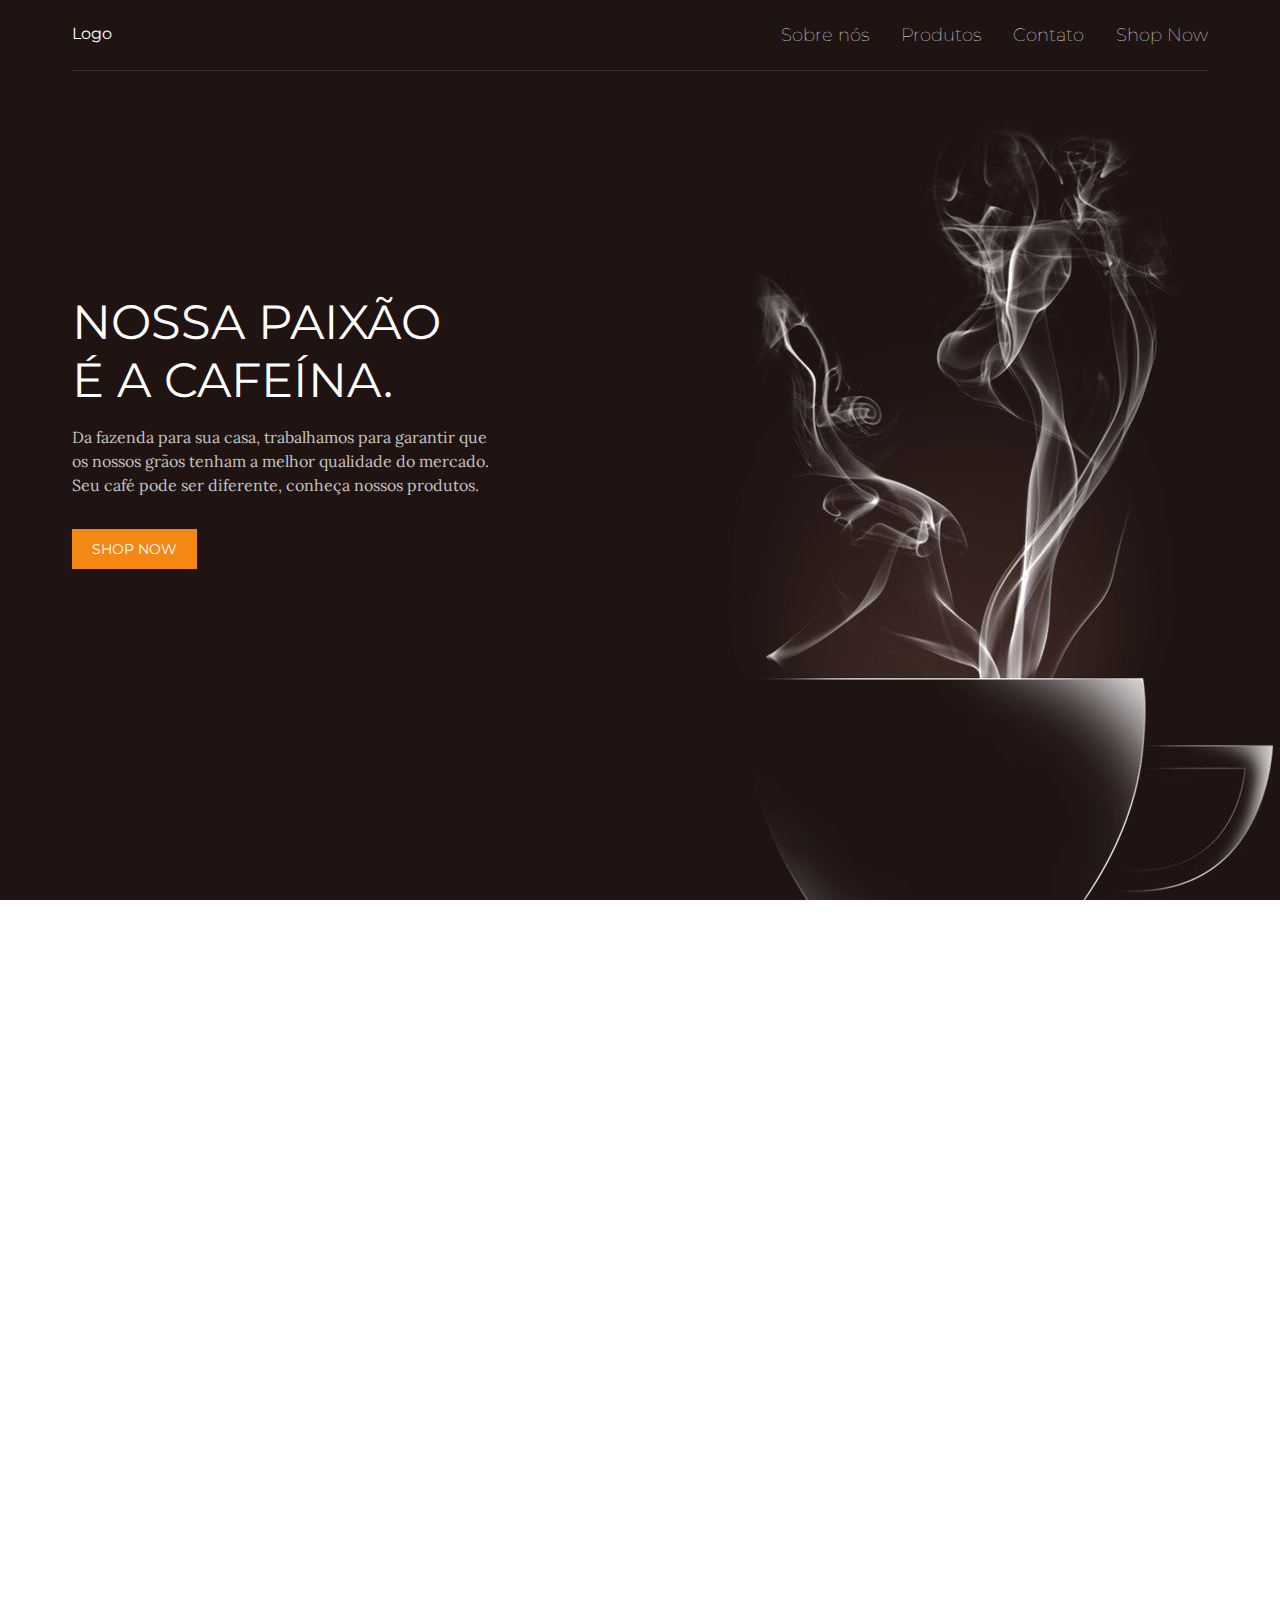
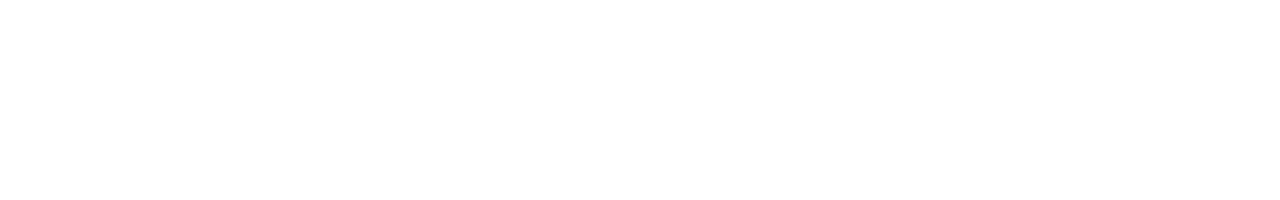
<file: index.html>
<!DOCTYPE html>
<html lang="en">

<head>
  <meta charset="UTF-8">
  <meta name="viewport" content="width=device-width, initial-scale=1.0">
  <title>Coffee.co</title>
  <link rel="preconnect" href="https://fonts.googleapis.com">
  <link rel="preconnect" href="https://fonts.gstatic.com" crossorigin>
  <link href="https://fonts.googleapis.com/css2?family=Montserrat:wght@100;400&display=swap" rel="stylesheet">
  <link rel="preconnect" href="https://fonts.googleapis.com">
  <link rel="preconnect" href="https://fonts.gstatic.com" crossorigin>
  <link href="https://fonts.googleapis.com/css2?family=Lora&display=swap" rel="stylesheet">
  <link rel="stylesheet" href="shared.css">
  <link rel="stylesheet" href="index.css">
</head>

<body>
  <!-- Página inicial ---------------------------------- -->
  <section class="mainPage">
    <header>

      <div class="logoWrapper">
        Logo
      </div>

      <nav>
        <a href="">Sobre nós</a>
        <a href="">Produtos</a>
        <a href="">Contato</a>
        <a href="">Shop Now</a>
      </nav>

    </header>

    <div class="intro-chunk-wrapper">
      <h1 class="title">
        Nossa paixão é a Cafeína.
      </h1>
      <p class="description">
        Da fazenda para sua casa, trabalhamos para garantir que os nossos grãos tenham a melhor qualidade do mercado.
        Seu café pode ser diferente, conheça nossos produtos.
      </p>

      <button class="cta">SHOP NOW</button>
    </div>
  </section>
  <!-- Página inicial ---------------------------------- -->

  <!-- Página sobre nós -------------------------------- -->
  <section class="about-us">
    <div class="card-wrapper">
      <!-- Deconstructed pancake layout -->
      <article class="card"></article>
      <article class="card"></article>
      <article class="card"></article>
    </div>
  </section>
</body>

</html>
</file>
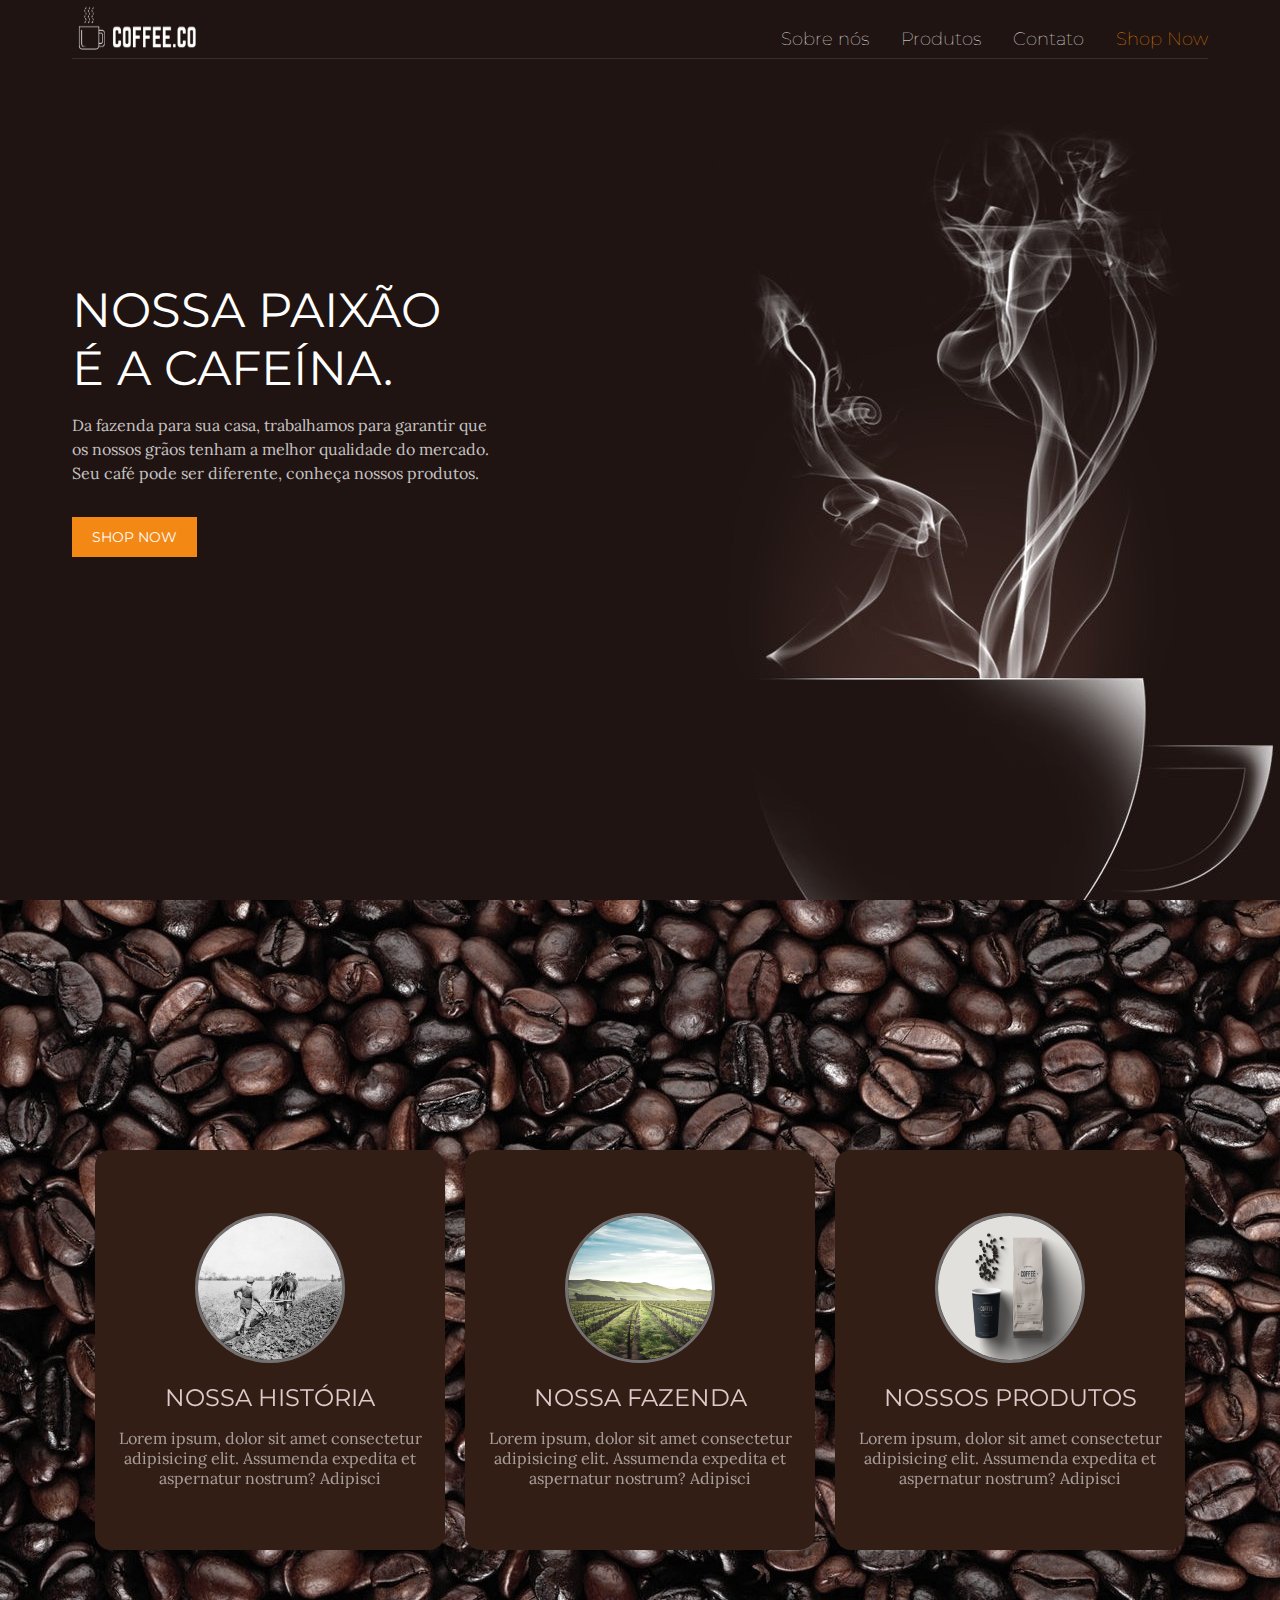
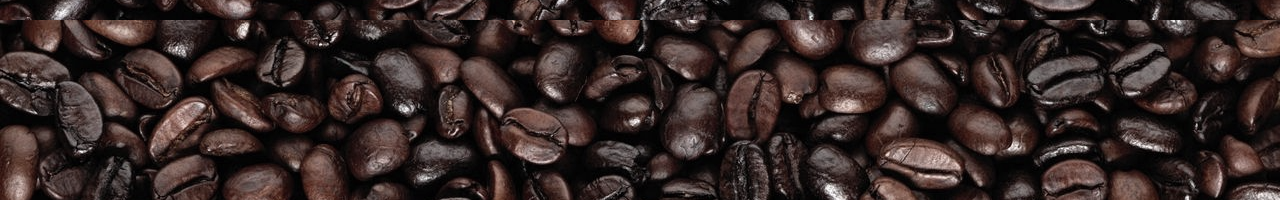
<file: pages/index/index.html>
<!DOCTYPE html>
<html lang="en">

<head>
  <meta charset="UTF-8">
  <meta name="viewport" content="width=device-width, initial-scale=1.0">
  <title>Coffee.co</title>
  <link rel="preconnect" href="https://fonts.googleapis.com">
  <link rel="preconnect" href="https://fonts.gstatic.com" crossorigin>
  <link
    href="https://fonts.googleapis.com/css2?family=Montserrat:ital,wght@0,100;0,400;0,600;1,300&family=Roboto:wght@100&display=swap"
    rel="stylesheet">
  <link rel="preconnect" href="https://fonts.googleapis.com">
  <link rel="preconnect" href="https://fonts.gstatic.com" crossorigin>
  <link href="https://fonts.googleapis.com/css2?family=Lora&display=swap" rel="stylesheet">
  <link rel="stylesheet" href="../../shared.css">
  <link rel="stylesheet" href="index.css">

  <link href='https://css.gg/menu-motion.css' rel='stylesheet'>
</head>

<body>
  <!-- Página inicial ---------------------------------- -->
  <section class="mainPage">
    <header>

      <div class="logoWrapper">
        <img src="../../assets/coffeeco-white.png" alt="">
      </div>

      <nav>
        <a href="#about-us">Sobre nós</a>
        <a href="">Produtos</a>
        <a href="">Contato</a>
        <a href="../ecommerce/ecommerce.html" class="cta-link">Shop Now</a>
      </nav>
      <i class="gg-menu-motion"></i>
    </header>

    <div class="intro-chunk-wrapper">
      <h1 class="title">
        Nossa paixão é a Cafeína.
      </h1>
      <p class="description">
        Da fazenda para sua casa, trabalhamos para garantir que os nossos grãos tenham a melhor qualidade do mercado.
        Seu café pode ser diferente, conheça nossos produtos.
      </p>

      <button class="cta"> <a href="../ecommerce/ecommerce.html">SHOP NOW</a></button>
    </div>
  </section>
  <!-- Página inicial ---------------------------------- -->

  <!-- Página sobre nós -------------------------------- -->
  <section class="about-us" id="about-us">
    <div class="card-wrapper">
      <!-- Deconstructed pancake layout -->
      <article class="card">
        <div class="card-img">
          <img src="../../assets/card-old-farm.jpeg" alt="">
        </div>
        <h1>Nossa história</h1>
        <p>Lorem ipsum, dolor sit amet consectetur adipisicing elit. Assumenda expedita et aspernatur nostrum? Adipisci
        </p>
      </article>

      <article class="card">
        <div class="card-img">
          <img src="../../assets/card-farm.jpeg" alt="">
        </div>
        <h1>nossa fazenda</h1>
        <p>Lorem ipsum, dolor sit amet consectetur adipisicing elit. Assumenda expedita et aspernatur nostrum? Adipisci
        </p>
      </article>

      <article class="card">
        <div class="card-img">
          <img src="../../assets/card-products.jpeg" alt="">
        </div>
        <h1>Nossos produtos</h1>
        <p>Lorem ipsum, dolor sit amet consectetur adipisicing elit. Assumenda expedita et aspernatur nostrum? Adipisci
        </p>
      </article>



    </div>
  </section>
</body>

</html>
</file>
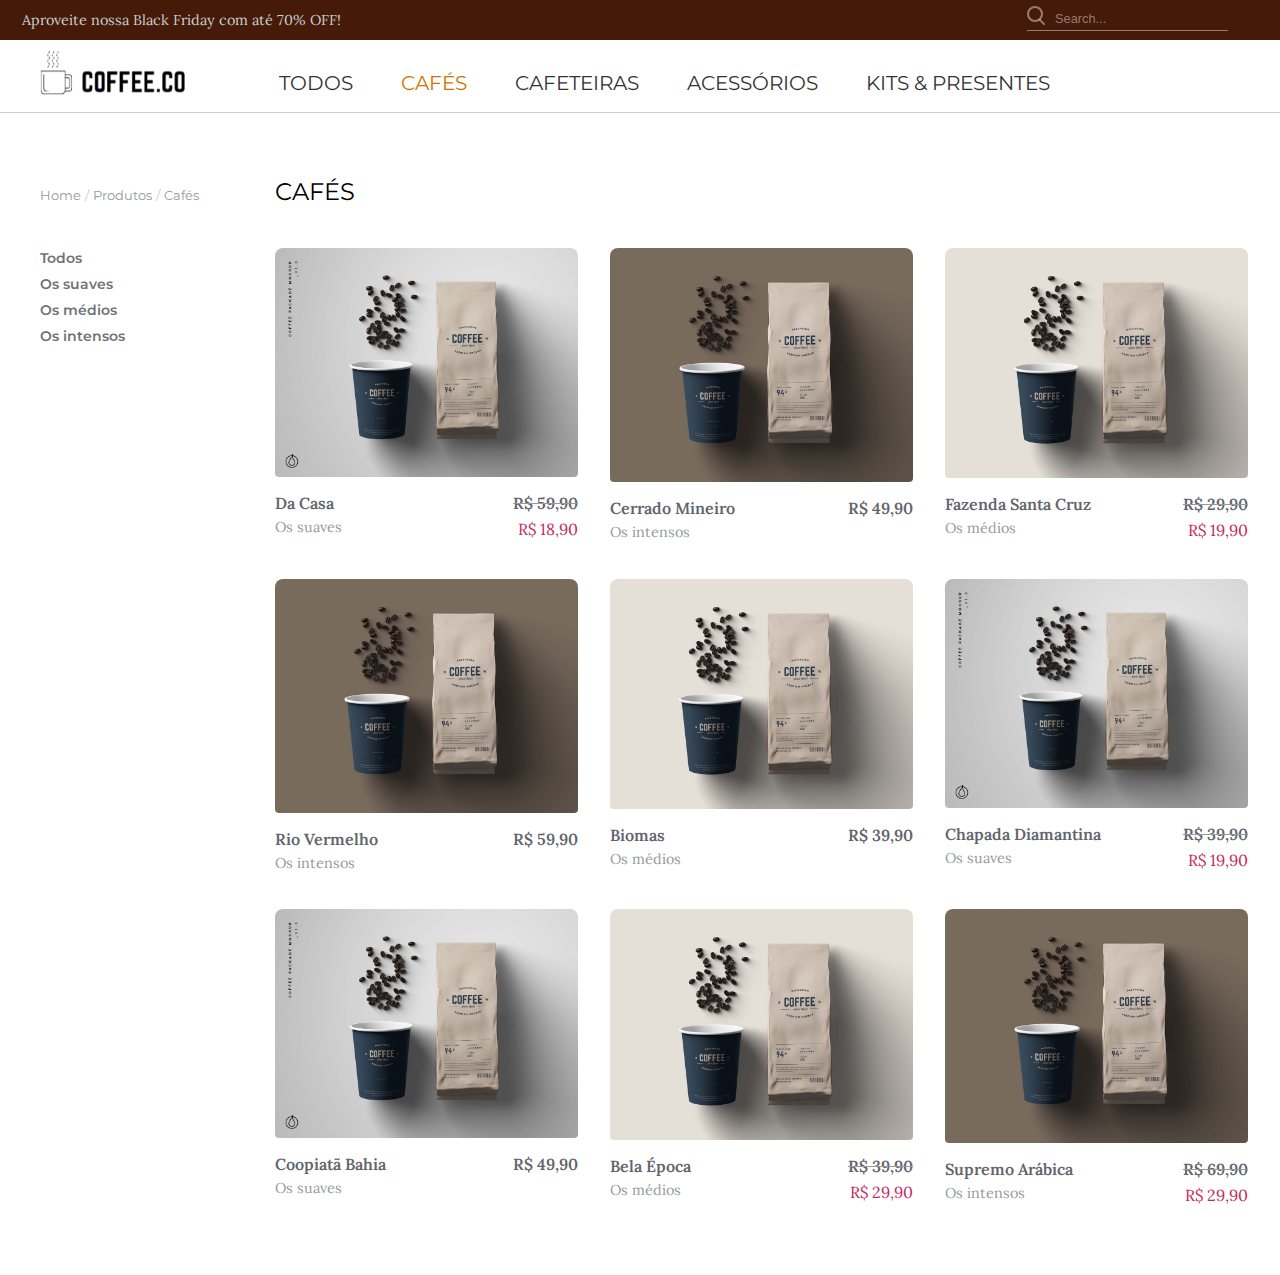
<file: pages/ecommerce/ecommerce.html>
<!DOCTYPE html>
<html lang="en">

<head>
  <meta charset="UTF-8">
  <meta name="viewport" content="width=device-width, initial-scale=1.0">
  <title>Coffe.Co Shop</title>
  <link rel="preconnect" href="https://fonts.googleapis.com">
  <link rel="preconnect" href="https://fonts.gstatic.com" crossorigin>
  <link
    href="https://fonts.googleapis.com/css2?family=Montserrat:ital,wght@0,100;0,400;0,600;1,300&family=Roboto:wght@100&display=swap"
    rel="stylesheet">
  <link rel="preconnect" href="https://fonts.googleapis.com">
  <link rel="preconnect" href="https://fonts.gstatic.com" crossorigin>
  <link href="https://fonts.googleapis.com/css2?family=Lora&display=swap" rel="stylesheet">
  <link rel="stylesheet" href="../../shared.css">
  <link rel="stylesheet" href="ecommerce.css">

  <link href='https://css.gg/shopping-cart.css' rel='stylesheet'>
  <link href='https://css.gg/menu-motion.css' rel='stylesheet'>
</head>

<body>
  <header>
    <div class="super-header">
      <span class="marketing-message">
        Aproveite nossa Black Friday com até 70% OFF!
      </span>
      <label for="" class="label-search">
        <input type="text" placeholder="Search..." class="input-search">
        <i class="gg-search"></i>
      </label>
      <i class="gg-shopping-cart"></i>
    </div>

    <div class="main-header">
      <div class="side">
        <!-- usado para alinhar nav-links no centro da página com flex:1-->
        <div class="logo-wrapper">
          <a href="../index/index.html"> <img src="../../assets/coffeeco-black.png" alt=""></a>
        </div>
      </div>

      <nav class="nav-links">
        <a href="" class="nav-link ">Todos</a>
        <a href="" class="nav-link active-link">Cafés</a>
        <a href="" class="nav-link">Cafeteiras</a>
        <a href="" class="nav-link">Acessórios</a>
        <a href="" class="nav-link">Kits & Presentes</a>
      </nav>
      <i class="gg-menu-motion"></i>
      <div class="side"></div> <!-- usado para alinhar nav-links no centro da página flex:1-->
    </div>
  </header>

  <main class="main-content">
    <div class="side-nav">
      <div class="bradcrumbs">
        <a href="../index/index.html" class="breadcrumb">Home</a><a href="" class="breadcrumb">Produtos</a><a href=""
          class="breadcrumb">Cafés</a>
      </div>
      <!--Withou identation to avoid small space (inline space)-->
      <div class="spacer"></div>
      <!--Layout only-->

      <!--Filtros com css puro-->
      <div class="filter-list">
        <label for="btn-todos">Todos</label>
        <label for="btn-suaves">Os suaves</label>
        <label for="btn-medios">Os médios</label>
        <label for="btn-intensos">Os intensos</label>
        <!--Filtros com css puro-->
      </div>
    </div>

    <div class="product-list">
      <h2>Cafés</h2>
      <div class="spacer"></div>
      <!--Layout only-->

      <!--Filtros com css puro, compartilhar mesmo pai-->
      <input type="radio" name="btn" id="btn-todos" checked>
      <input type="radio" name="btn" id="btn-suaves">
      <input type="radio" name="btn" id="btn-medios">
      <input type="radio" name="btn" id="btn-intensos">
      <!--Filtros com css puro, compartilhar mesmo pai-->

      <div class="products-wrapper" id="products-wrapper">
        <div class="product-card suaves">
          <div class="img-wrapper">
            <img src="../../assets/product-white.jpg" alt="">
          </div>
          <div class="product-infos">
            <span class="name">Da Casa</span>
            <span class="price descount">R$ 59,90</span>
          </div>
          <div class="variant">
            <span class="variant-name">Os suaves</span>
            <span class="promo-price">R$ 18,90</span>
          </div>
        </div>

        <div class="product-card intensos">
          <div class="img-wrapper">
            <img src="../../assets/product-brown.jpeg" alt="">
          </div>
          <div class="product-infos">
            <span class="name">Cerrado Mineiro</span>
            <span class="price">R$ 49,90</span>
          </div>
          <div class="variant">
            <span class="variant-name">Os intensos</span>
          </div>
        </div>

        <div class="product-card medios">
          <div class="img-wrapper">
            <img src="../../assets/product-vanilla.jpeg" alt="">
          </div>
          <div class="product-infos">
            <span class="name">Fazenda Santa Cruz</span>
            <span class="price descount">R$ 29,90</span>
          </div>
          <div class="variant">
            <span class="variant-name">Os médios</span>
            <span class="promo-price">R$ 19,90</span>
          </div>
        </div>

        <div class="product-card intensos">
          <div class="img-wrapper">
            <img src="../../assets/product-brown.jpeg" alt="">
          </div>
          <div class="product-infos">
            <span class="name">Rio Vermelho</span>
            <span class="price">R$ 59,90</span>
          </div>
          <div class="variant">
            <span class="variant-name">Os intensos</span>
          </div>
        </div>

        <div class="product-card medios">
          <div class="img-wrapper">
            <img src="../../assets/product-vanilla.jpeg" alt="">
          </div>
          <div class="product-infos">
            <span class="name">Biomas</span>
            <span class="price">R$ 39,90</span>
          </div>
          <div class="variant">
            <span class="variant-name">Os médios</span>

          </div>
        </div>

        <div class="product-card suaves">
          <div class="img-wrapper">
            <img src="../../assets/product-white.jpg" alt="">
          </div>
          <div class="product-infos">
            <span class="name">Chapada Diamantina</span>
            <span class="price descount">R$ 39,90</span>
          </div>
          <div class="variant">
            <span class="variant-name">Os suaves</span>
            <span class="promo-price">R$ 19,90</span>
          </div>
        </div>

        <div class="product-card suaves">
          <div class="img-wrapper">
            <img src="../../assets/product-white.jpg" alt="">
          </div>
          <div class="product-infos">
            <span class="name">Coopiatã Bahia</span>
            <span class="price">R$ 49,90</span>
          </div>
          <div class="variant">
            <span class="variant-name">Os suaves</span>
          </div>
        </div>

        <div class="product-card medios">
          <div class="img-wrapper">
            <img src="../../assets/product-vanilla.jpeg" alt="">
          </div>
          <div class="product-infos">
            <span class="name">Bela Época</span>
            <span class="price descount">R$ 39,90</span>
          </div>
          <div class="variant">
            <span class="variant-name">Os médios</span>
            <span class="promo-price">R$ 29,90</span>
          </div>
        </div>

        <div class="product-card intensos">
          <div class="img-wrapper">
            <img src="../../assets/product-brown.jpeg" alt="">
          </div>
          <div class="product-infos">
            <span class="name">Supremo Arábica</span>
            <span class="price descount">R$ 69,90</span>
          </div>
          <div class="variant">
            <span class="variant-name">Os intensos</span>
            <span class="promo-price">R$ 29,90</span>
          </div>
        </div>

      </div>
    </div>
  </main>
</body>

</html>
</file>
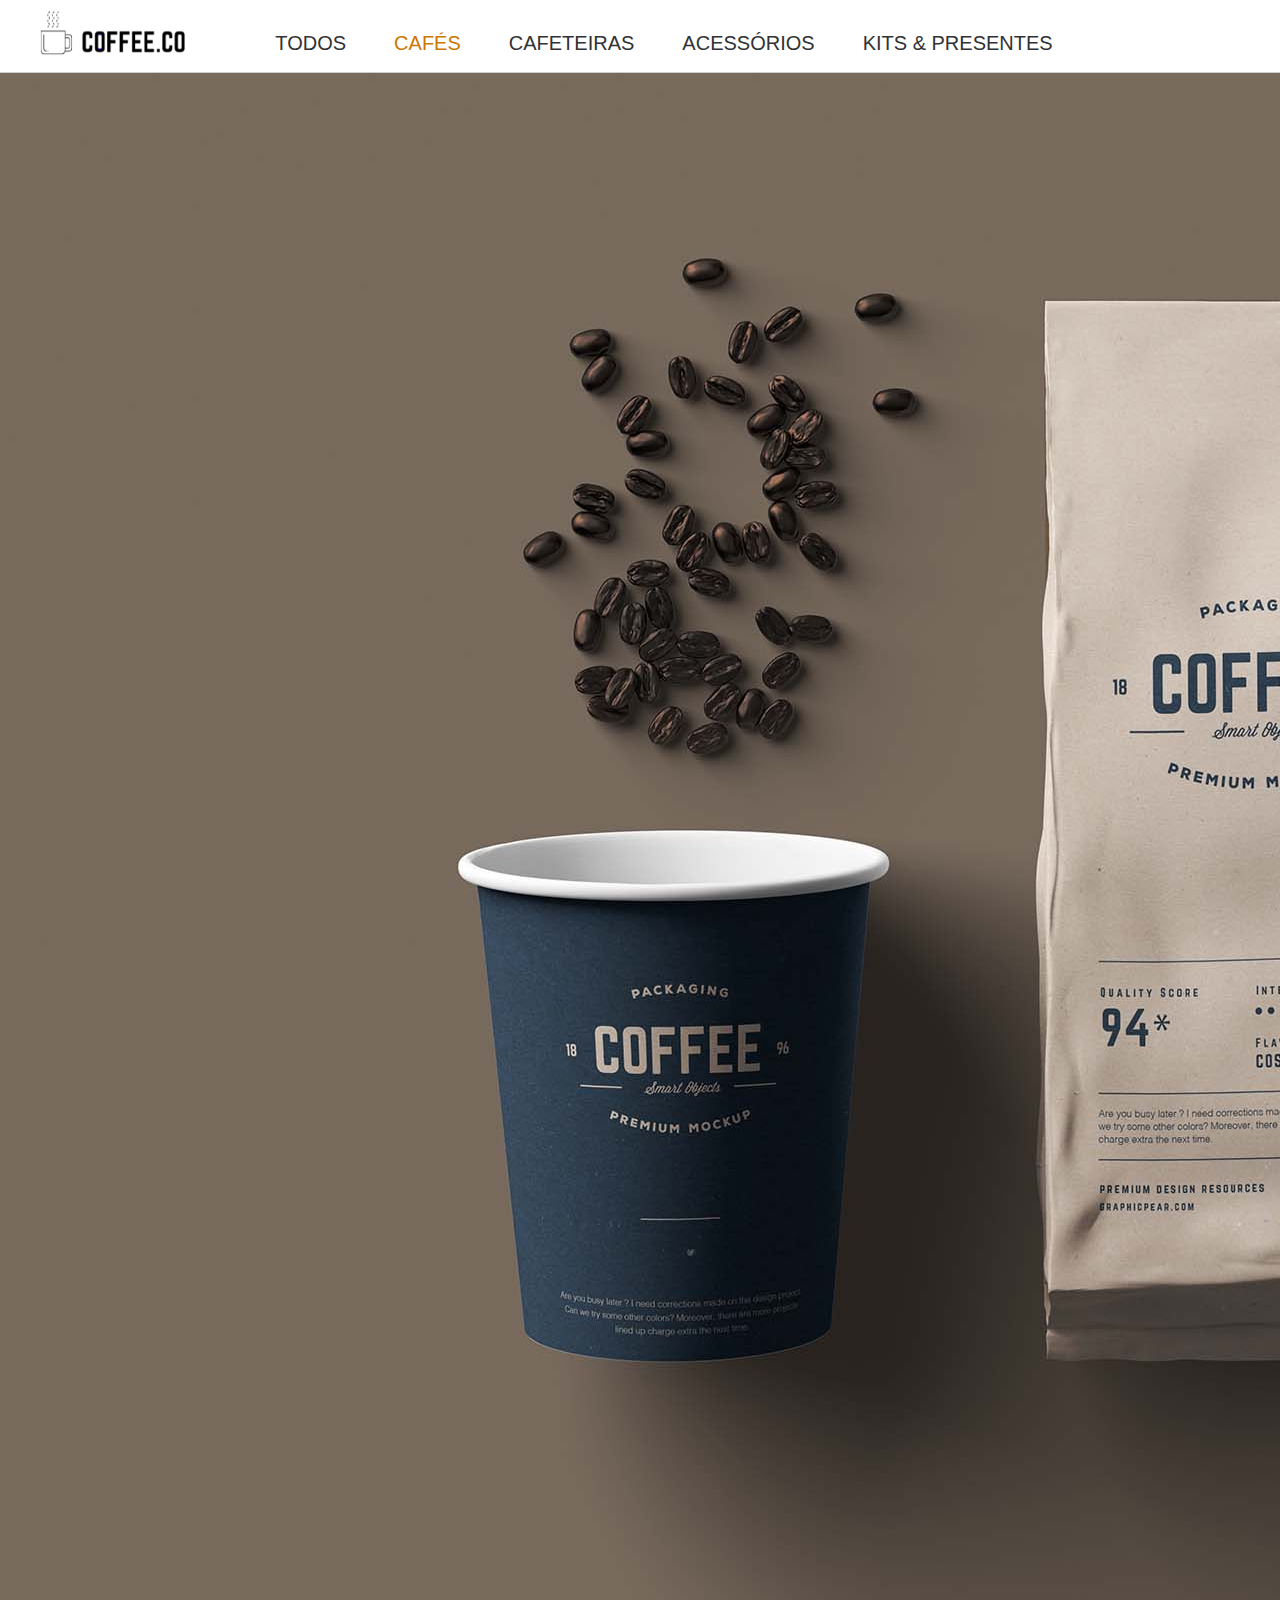
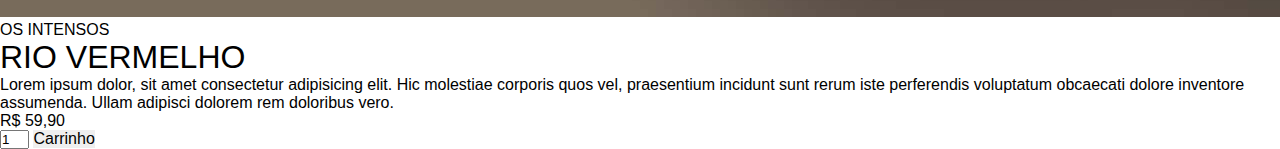
<file: pages/products/rio-vermelho.html>
<!DOCTYPE html>
<html lang="en">

<head>
  <meta charset="UTF-8">
  <meta name="viewport" content="width=device-width, initial-scale=1.0">
  <title>Document</title>
  <link rel="stylesheet" href="../../shared.css">
  <link rel="stylesheet" href="products.css">

  <link href='https://css.gg/shopping-cart.css' rel='stylesheet'>
  <link href='https://css.gg/menu-motion.css' rel='stylesheet'>

  <link href='https://css.gg/arrow-left.css' rel='stylesheet'>
</head>

<body>
  <header>
    <div class="main-header">
      <div class="side">
        <!-- usado para alinhar nav-links no centro da página com flex:1-->
        <div class="logo-wrapper">
          <a href="../index/index.html"> <img src="../../assets/coffeeco-black.png" alt=""></a>
        </div>
      </div>

      <nav class="nav-links">
        <a href="../ecommerce/ecommerce.html" class="nav-link ">Todos</a>
        <a href="" class="nav-link active-link">Cafés</a>
        <a href="" class="nav-link">Cafeteiras</a>
        <a href="" class="nav-link">Acessórios</a>
        <a href="" class="nav-link">Kits & Presentes</a>
      </nav>
      <i class="gg-menu-motion"></i>
      <div class="side"></div> <!-- usado para alinhar nav-links no centro da página flex:1-->
    </div>
  </header>

  <main>
    <div class="return-wrapper">
      <div class="return">
        <a href="../ecommerce/ecommerce.html"><i class="gg-arrow-left"></i></a>
      </div>
    </div>
    <div class="main-wrapper">
      <div class="img-wrapper">
        <img src="../../assets/product-brown.jpeg" alt="">
      </div>

      <div class="product-infos-wrapper">
        <h4 class="product-type">Os intensos</h4>
        <h1 class="product-name">Rio Vermelho</h1>
        <p class="product-description">Lorem ipsum dolor, sit amet consectetur adipisicing elit. Hic molestiae corporis
          quos vel, praesentium incidunt sunt rerum iste perferendis voluptatum obcaecati dolore inventore assumenda.
          Ullam adipisci dolorem rem doloribus vero.</p>
        <span class="price">R$ 59,90</span>
        <!-- <span class="price promo-price">R$ 18,90</span> -->
        <div class="actions">
          <input type="text" value="1" size="1">
          <button class="cta">Carrinho</button>
        </div>
      </div>

    </div>
  </main>

</body>

</html>
</file>
<file: index.css>
/* Desktop Header ---------- */

section {
  height: 100vh;
}

.mainPage {
  background: url(./assets/cofee1.jpeg);
  background-repeat: no-repeat;
  background-position: 25% 25%;
  background-attachment: fixed;
  background-size: initial;
}

.mainPage header {
  display: flex;
  justify-content: space-between;

  margin: 0 72px;
  padding: 24px 0;
  border-bottom: .1px solid rgba(255, 255, 255, 0.119);
}

.logoWrapper {
  color: white;
}

.mainPage nav {
  color: white;
  font-weight: 100;
  font-size: 1.125rem;

  display: flex;
  gap: 32px;
}

/* Desktop Header ---------- */

/* intro page  ---------- */

.intro-chunk-wrapper {
  height: 80%;
  padding-left: 72px;
  max-width: 500px;

  display: flex;
  flex-direction: column;
  justify-content: center;
  gap: 16px;
  
}

.title {
  color: white;
  font-size: 3rem;
  max-width: 400px;
}

.description {
  color: rgba(255, 255, 255, 0.756);
  font-family: 'Lora', serif;
  line-height: 1.5;
}

.cta {
  width: fit-content;
  padding: 12px 20px;
  margin-top: 16px;
  font-family: 'Montserrat', sans-serif;
  font-size: 0.900rem;
  text-transform: uppercase;

  background: rgb(244, 136, 21);
  color: white;
}

/* intro page  ---------- */
</file>
<file: pages/index/index.css>
/* Desktop Header ---------- */

section {
  height: 100vh;
}

.mainPage {
  background: url(../../assets/cofee1.jpeg);
  background-repeat: no-repeat;
  background-position: 25% 25%;
  /* background-attachment: fixed; */
  background-size: initial;
}

.mainPage header {
  display: flex;
  justify-content: space-between;
  align-items: center;

  margin: 0 72px;
  padding: 4px 0;
  border-bottom: .1px solid rgba(255, 255, 255, 0.119);
}

.logoWrapper {
  color: white;
  width: 130px;
  height: 50px;
  padding: 0;
}

.logoWrapper img {
  width: 100%;
  height: 100%;
}

.mainPage nav {
  color: white;
  font-weight: 100;
  font-size: 1.125rem;
  margin-bottom: -20px; /* alinhar com o logo */
 
  display: flex;
  gap: 32px;
}

 .cta-link {
  color: hsl(35, 100%, 50%);;
}

/* Desktop Header ---------- */

/* intro page  ---------- */

.mainPage .gg-menu-motion {
  display: none;
  color: white;
}

.intro-chunk-wrapper {
  height: 80%;
  padding-left: 72px;
  max-width: 500px;

  display: flex;
  flex-direction: column;
  justify-content: center;
  gap: 16px;
  
}

.title {
  color: white;
  font-size: 3rem;
  max-width: 400px;
}

.description {
  color: rgba(255, 255, 255, 0.756);
  font-family: 'Lora', serif;
  line-height: 1.5;
}

.cta {
  width: fit-content;
  padding: 12px 20px;
  margin-top: 16px;
  font-family: 'Montserrat', sans-serif;
  font-size: 0.900rem;
  text-transform: uppercase;

  background: rgb(244, 136, 21);
  color: white;

  cursor: pointer;
}

/* intro page  ---------- */

/* about us page  ---------- */
  .about-us {
    background: url(../../assets/coffe-beans-2.jpeg);
    filter: grayscale(50%);
  }

  .card-wrapper {
    display: flex;
    flex-wrap: wrap; /* Deconstructed pancake layout */
    justify-content: center; 
    align-items: center;

    height: 100%;
    padding: 20px;
    gap: 20px;
  }

  .card {
    display: flex;
    flex-direction: column;
    justify-content: center;
    align-items: center;
    gap: 16px;

    flex: 0 1 350px; /* Deconstructed pancake layout */

    height: 400px;
    background-color: hsl(18, 80%, 15%);
    border-radius: 16px;

    padding: 16px;
  }

  .card-img img {
    width: 150px;
    height: 150px;
    border: 3px solid #747171;
    border-radius: 50%;
  }

  .card h1 {
    color: hsl(0, 50%, 85%);
    font-weight: 400;
    font-size: 1.5rem;
  }

  .card p {
    text-align: center;
    color: rgba(255, 255, 255, 0.564);
    font-family: 'Lora', serif;
  }


  
/* about us page  ---------- */


/* responsive header and main page  ---------- */

@media (max-width: 1130px) {
  .about-us {
    height: 100%;
  }
}

@media (max-width: 715px) {
  .mainPage .gg-menu-motion {
    display: block;
  }

  .mainPage nav {
    display: none;
  }

  .mainPage {
    background-position: 35% 30%;
  }

  .intro-chunk-wrapper {
    align-items: center;
    max-width: 100%;
    padding-right: 32px;
    padding-left: 32px;
  }

  .title,
  .description {
    max-width: 300px;
    text-align: center;
  }
}
</file>
<file: pages/ecommerce/ecommerce.css>
/* super Header style ------------------------------------------------------------------------------------- */

.super-header {
  height: 40px; /* We could use padding */
  padding-left: 22px;
  padding-right: 22px;
  color: hsl(190deg, 5%, 80%);
  font-family: 'Lora', serif;
  font-size: 0.9rem;
  background-color: hsl(18, 80%, 15%);

  display: flex;
  align-items: center;
  gap: 30px;
}

.marketing-message {
  margin-right: auto ; /* distanciar elementos */
}

.super-header label {
  position: relative; /* position container para icon */
  color: hsla(0, 6%, 80%, 0.571);
}

.input-search {
  border: none;
  background: transparent;
  border-bottom: 1px solid hsla(0, 6%, 80%, 0.571);
  padding-left: 24px;
  color: hsl(185deg, 5%, 80%);
  outline-offset: 4px; /* Quando foco estiver ativo */
  padding-bottom: 4px;
}

.input-search::placeholder {
  color: hsla(0, 6%, 80%, 0.571);
  font-size: 0.800rem;
  padding-left: 4px;
}


.gg-search { /* CSS Icons ----- */
  box-sizing: border-box;
  position: absolute;
  top: 0;
  left: 0;
  transform: scale(var(--ggs,1));
  width: 16px;
  height: 16px;
  border: 2px solid;
  border-radius: 100%;
  margin-top: -3px;
}
.gg-search::after { /* CSS Icons ----- */
  content: "";
  display: block;
  box-sizing: border-box;
  position: absolute;
  border-radius: 3px;
  width: 2px;
  height: 8px;
  background: currentColor;
  transform: rotate(-45deg);
  top: 10px;
  left: 12px
}

.gg-shopping-cart { /* CSS Icons ----- */
  color: rgba(201, 206, 207, 0.66);
}

/* super Header style ------------------------------------------------------------------------------------ */

/* Main Header Style ------------------------------------------------------------------------------------- */

.main-header {
  padding: 8px 32px;
  padding-bottom: 14px;
  border-bottom: 1px solid hsl(190deg, 5%, 80%);

  display: flex;
  align-items: baseline;
  margin: auto;
}

.logo-wrapper {
  width: 160px; /* ajustar logo */
  height: 50px;
}

.logo-wrapper img {
  width: 100%;
  height: 100%;
  margin-bottom: -8px;
}

.nav-links {
  display: flex;
  gap: 48px;
  margin-left: 48px; /* avoid logo collapsing with nav */
}

.nav-links a {
  color: hsl(220deg, 3%, 20%);
  font-size: 1.25rem;
  text-transform: uppercase;
  text-decoration: none;
  position: relative;
}

.nav-link::after, /* Animation on hover. Specifity problem to solv */
.active-link::after {
    content: '';
    position: absolute;
    bottom: 0;
    left: 0;
    width: 100%;
    height: 0.1em;
    background-color: hsl(220deg, 3%, 20%);
    opacity: 0;
    transition: opacity 300ms, transform 300ms;
}


.nav-link:hover::after, /* Animation on hover. Specifity problem to solv */
.active-link:hover::after {
  opacity: 1;
  transform: translate3d(0, 0.2em, 0);
}


.nav-links > .active-link { 
  color: hsl(35, 100%, 40%);
}

.main-header .gg-menu-motion {
  display: none;
}

.side {
  flex: 1; /* usado para alinhar nav-links no centro da página */
}

/* Main Header Style ------------------------------------------------------------------------------------- */


/* Main products grid Style ------------------------------------------------------------------------------------- */

.main-content {
  display: flex; /* side nav e product-list */
  padding: 64px 32px;
  padding-left: 40px;
  align-items: baseline;
}

.side-nav {
  display: flex; /* breadcrumb e filtros */
  flex-direction: column;
  flex-basis: 200px;
  margin-right: 35px;
}

.spacer {
  margin-bottom: 42px;
}

.breadcrumb {
  color: hsl(196deg, 4%, 60%);
  font-size: 0.8em;
}

.breadcrumb:hover {
  color: hsl(220deg, 3%, 20%);
}

.breadcrumb:not(:first-of-type) {
  margin-left: 4px;
}

.breadcrumb:not(:first-of-type)::before {
  content: '/';
  margin-right: 4px;
  color: hsl(190deg, 5%, 80%);
}

.filter-list {
  display: flex; /* filtros */
  flex-direction: column;
  align-items: flex-start;
}

.filter-list label {
  color: hsl(220deg, 3%, 45%);
  font-weight: 600;
  font-size: 0.9rem;
  line-height: 1.8;
  cursor: pointer;
}

.filter-list label:hover {
  color: hsl(190deg, 5%, 80%);
}
/* Card product Style ------------------------------------------------------------------------------------- */

.product-list {
  display: flex; /* título e products-wrapper */
  flex-direction: column;
  flex: 1;
}

.products-wrapper {
  display: flex;
  flex-direction: row;
  gap: 32px;
  flex-wrap: wrap;
  flex: 1; /* para que ocupe o espaço disponível */
  min-width: 275px;
}

.product-card {
  flex: 1; /* para que ocupe o espaço disponível */
  flex-basis: 275px; /* Para que ocorra quebra de linha */
}

.img-wrapper img {
  width: 100%;
  border-radius: 8px 8px 4px 4px;
}

.product-infos {
  margin-top: 12px;
  display: flex;
  justify-content: space-between;
  font-family: 'Lora', serif;
  font-weight: 600;
  color: hsl(220deg, 5%, 40%);
  font-size: 1rem;
}

.descount {
  color:hsl(220deg, 5%, 40%);
  text-decoration: line-through;
  text-decoration-color: hsl(196deg, 4%, 60%);
}

.variant {
  display: flex;
  justify-content: space-between;
  font-family: 'Lora', serif;
  color: hsl(196deg, 4%, 60%);
  font-size: 1rem;
  line-height: 2;
}

.variant-name {
  font-size: 0.9rem;
}

.promo-price {
  color: hsl(340deg, 65%, 47%);
}




/* Card product Style ------------------------------------------------------------------------------------- */


/* Filtro css html puro ------------------------------------------------------------------------------------- */
/* suaves medios intensos products-wrapper */

input[type="radio"] {
  position: absolute;
  left: -99999px;
}

#btn-todos:checked ~ #products-wrapper .product-card {
  display: block;
}

#btn-suaves:checked ~ #products-wrapper .medios,
#btn-suaves:checked ~ #products-wrapper .intensos {
 display: none;
}

#btn-medios:checked ~ #products-wrapper .suaves,
#btn-medios:checked ~ #products-wrapper .intensos {
 display: none;
}

#btn-intensos:checked ~ #products-wrapper .suaves,
#btn-intensos:checked ~ #products-wrapper .medios {
 display: none;
}


/* Filtro css html puro ------------------------------------------------------------------------------------- */

@media (max-width: 1070px) {
  .nav-links {
    gap: 32px;
  }

  .nav-links a {
    font-size: 1rem;
  }

}

@media (max-width: 890px) {

  .super-header {
    font-size: 0.7rem;
  }

  .main-content {
    flex-direction: column;
    padding: 32px 32px;
  }

  .nav-links {
    display: none;
  }
  
  .side-nav {
    flex-basis: 100px;
  }

  .side:last-of-type {
    display: none;
  }

  .main-header {
    justify-content: space-between;
  }

  .main-header .gg-menu-motion {
    display: block;
  }

  .spacer {
    margin-bottom: 16px;
  }

  .filter-list {
    flex-direction: row;
    gap: 16px;
  }
}

@media (max-width: 500px) {

  .label-search,
  .gg-shopping-cart {
    display: none;
  }

  .filter-list {
    flex-direction: column;
    gap: 0px;
    margin-bottom: 16px;
  }
  
}
</file>
<file: pages/products/products.css>
/* Header style ------------------------------------------------ */

.main-header {
  padding: 8px 32px;
  padding-bottom: 14px;
  border-bottom: 1px solid hsl(190deg, 5%, 80%);

  display: flex;
  align-items: baseline;
  margin: auto;
}

.logo-wrapper {
  width: 160px; /* ajustar logo */
  height: 50px;
}

.logo-wrapper img {
  width: 100%;
  height: 100%;
  margin-bottom: -8px;
}

.nav-links {
  display: flex;
  gap: 48px;
  margin-left: 48px; /* avoid logo collapsing with nav */
}

.nav-links a {
  color: hsl(220deg, 3%, 20%);
  font-size: 1.25rem;
  text-transform: uppercase;
  text-decoration: none;
  position: relative;
}

.nav-link::after, /* Animation on hover. Specifity problem to solv */
.active-link::after {
    content: '';
    position: absolute;
    bottom: 0;
    left: 0;
    width: 100%;
    height: 0.1em;
    background-color: hsl(220deg, 3%, 20%);
    opacity: 0;
    transition: opacity 300ms, transform 300ms;
}


.nav-link:hover::after, /* Animation on hover. Specifity problem to solv */
.active-link:hover::after {
  opacity: 1;
  transform: translate3d(0, 0.2em, 0);
}


.nav-links > .active-link { 
  color: hsl(35, 100%, 40%);
}

.main-header .gg-menu-motion {
  display: none;
}

.side { /* usado para alinhar nav-links no centro da página */
  flex: 1;
}

/* Header style ------------------------------------------------ * /


/* Responsive style ------------------------------------------------ */

@media (max-width: 1070px) {
  .nav-links {
    gap: 32px;
  }

  .nav-links a {
    font-size: 1rem;
  }

}

@media (max-width: 890px) {

  .main-header {
    justify-content: space-between;
  }
  
  .nav-links {
    display: none;
  }
  
  .side:last-of-type { /*spacer component with flex: 1*/
    display: none;
  }

  .main-header .gg-menu-motion {
    display: block;
  }

  .main-header .gg-menu-motion { /* especifity problem */
    display: block;
    margin-bottom: -10px;
    cursor: pointer;
    transition: all .2s ease-in-out;
  }

  .gg-menu-motion:hover {
    transform: scale(1.3);
  }

  .spacer {
    margin-bottom: 16px;
  }

}

@media (max-width: 500px) {
  
}

/* Responsive style ------------------------------------------------ * /
</file>
<file: shared.css>
/* CSS reset ---------------------------------------------------*/

* {
  padding: 0;
  margin: 0;
  box-sizing: border-box;
}

ul {
  list-style: none;
}

a {
  text-decoration: none;
  color: white;
}

button {
  font-family: inherit; /* 1 */
  font-size: 100%; /* 1 */
  line-height: 1.15; /* 1 */
  margin: 0; /* 2 */
  border: 0;
}

body {
  /* font-family: 'Lora', serif; */
  font-family: 'Montserrat', sans-serif;
}

h1, h2, h3, h4, h5, h6 {
    font-family: 'Montserrat', sans-serif;
    font-weight: 400;
    text-transform: uppercase;
}

/* CSS reset ---------------------------------------------------*/

footer {
  background-color: hsl(220deg, 5%, 80%);
  color: black;
  text-align: center;
  display: flex;
  align-items: center;
  justify-content: center;
  gap: 32px;
}

.copy-link {
  color: black;
}

@media (max-width: 430px) {
  footer {
    font-size: 0.8rem;
    gap: 16px;
  }
}
</file>
